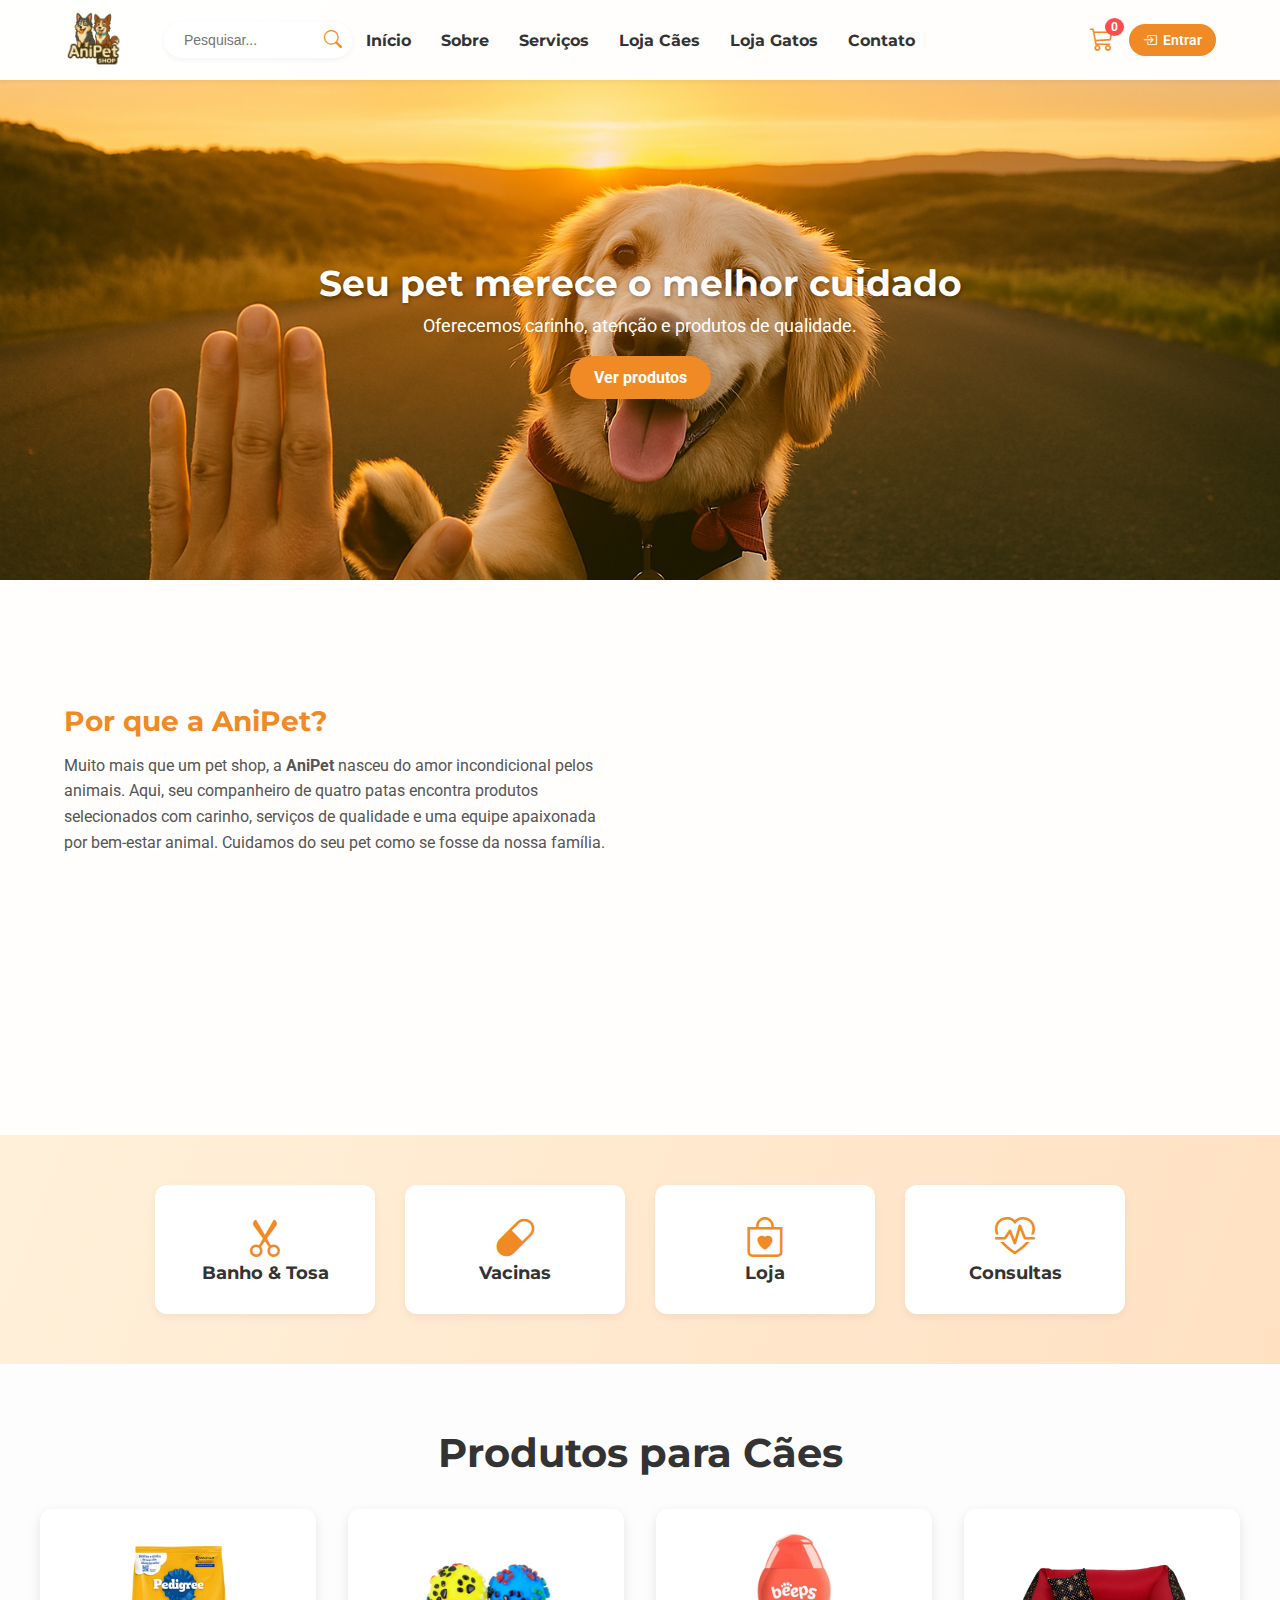
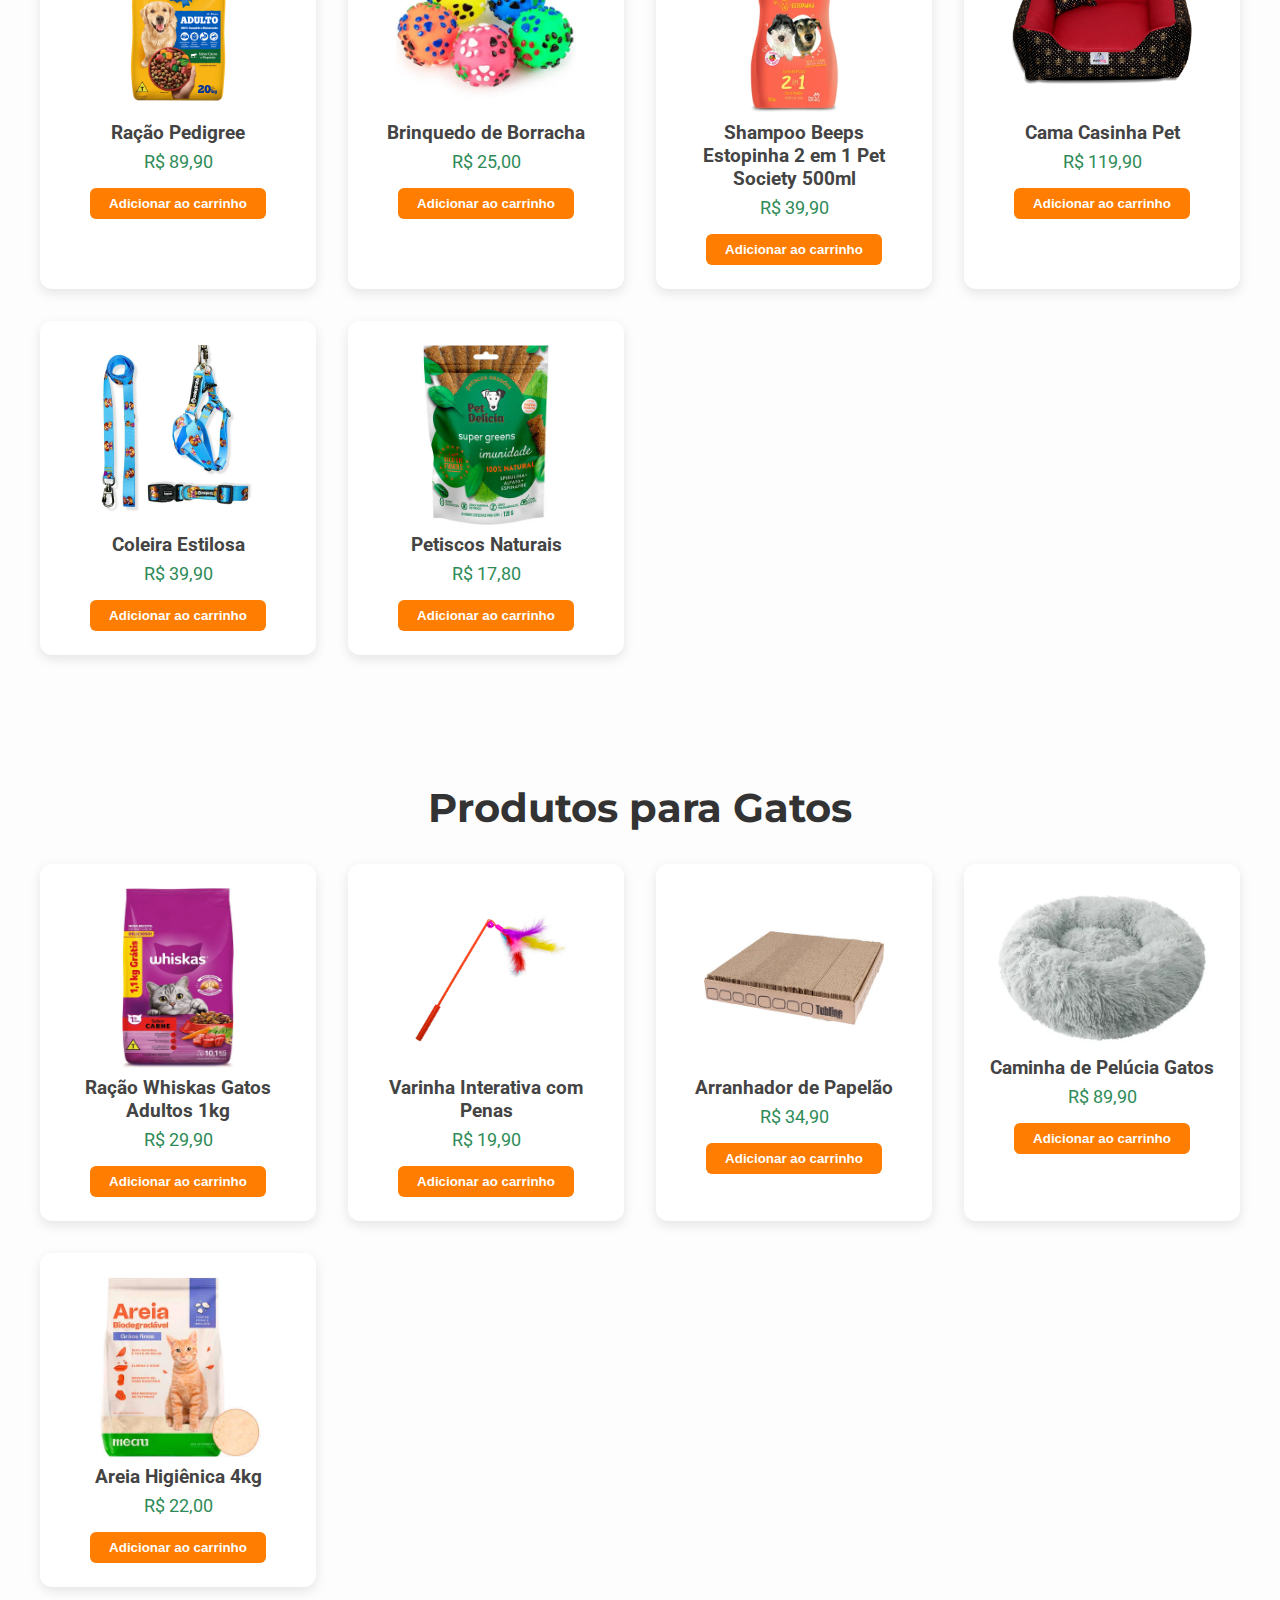
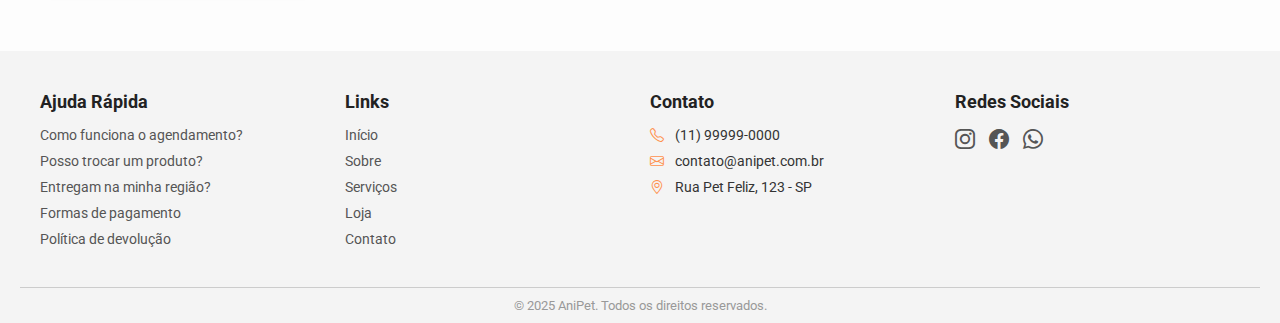
<file: index.html>
<!DOCTYPE html>
<html lang="pt-BR">
  <head>
    <meta charset="UTF-8" />
    <meta name="viewport" content="width=device-width, initial-scale=1.0" />
    <title>AniPet - Pet Shop</title>
    <link rel="stylesheet" href="styles.css" />
    <link
      href="https://fonts.googleapis.com/css2?family=Montserrat:wght@700&family=Roboto:wght@300;400&display=swap"
      rel="stylesheet"
    />
    <link
      rel="stylesheet"
      href="https://cdn.jsdelivr.net/npm/bootstrap-icons@1.10.5/font/bootstrap-icons.css"
    />
  </head>  
  <body>
    <header class="header">
      <div class="container-header">
        <div class="esquerda-header">
          <div class="logo">
            <img src="imagens/anipet.png" alt="Logo AniPet" />
          </div>
          <div class="search-bar">
            <input type="text" placeholder="Pesquisar..." />
            <button><i class="bi bi-search"></i></button>
          </div>
        </div>
    
        <div class="direita-header">
          <div class="carrinho-icone">
            <a href="carrinho.html">
              <i class="bi bi-cart3"></i>
              <span id="contador-carrinho">0</span>
            </a>
          </div>
          <div class="login-btn">
            <a href="login.html">
              <i class="bi bi-box-arrow-in-right"></i> Entrar
            </a>
          </div>
        </div>
      </div>
    
      <div class="menu-toggle" role="button" aria-label="Abrir menu" tabindex="0"
           onclick="document.querySelector('.navbar').classList.toggle('ativo')">
        ☰
      </div>
 
      <nav class="navbar">
        <ul>
          <li><a href="#inicio">Início</a></li>
          <li><a href="#sobre">Sobre</a></li>
          <li><a href="#servicos">Serviços</a></li>
          <li><a href="#loja-caes">Loja Cães</a></li>
          <li><a href="#loja-gatos">Loja Gatos</a></li>
          <li><a href="#contato">Contato</a></li>
        </ul>
      </nav>
    </header>       

    <section class="banner">
      <div class="banner-texto">
        <h1>Seu pet merece o melhor cuidado</h1>
        <p>Oferecemos carinho, atenção e produtos de qualidade.</p>
        <a href="#loja-caes" class="btn-cta">Ver produtos</a>
      </div>
    </section>
    
    <section class="sobre animar" id="sobre">
      <div class="conteudo-sobre">
        <div class="texto-sobre">
          <h2>Por que a AniPet?</h2>
          <p>
            Muito mais que um pet shop, a <strong>AniPet</strong> nasceu do amor incondicional pelos animais.
            Aqui, seu companheiro de quatro patas encontra produtos selecionados com carinho, 
            serviços de qualidade e uma equipe apaixonada por bem-estar animal.
            Cuidamos do seu pet como se fosse da nossa família.
          </p>
    
          <div class="beneficios-sobre">
            <div class="beneficio scroll-anim">
              <i class="bi bi-shield-check"></i>
              <p>Profissionais qualificados</p>
            </div>
            <div class="beneficio scroll-anim">
              <i class="bi bi-truck"></i>
              <p>Entrega rápida e segura</p>
            </div>
            <div class="beneficio scroll-anim">
              <i class="bi bi-emoji-heart-eyes"></i>
              <p>Atendimento com carinho</p>
            </div>
          </div>
        </div>
    
        <div class="imagens-sobre">
          <img src="imagens/photo-1611173622933-91942d394b04.avif" alt="Pet tomando vacina" class="scroll-anim" />
          <img src="imagens/pet2.jpg" alt="Banho e tosa" class="scroll-anim" />
          <img src="imagens/pet4.jpg" alt="Loja de petshop" class="scroll-anim" />
        </div>
      </div>
    </section>    

      </div>
    </section>    
    
    <section class="cards" id="servicos">
      <div class="card">
        <i class="bi bi-scissors"></i>
        <h3>Banho & Tosa</h3>
      </div>
      <div class="card">
        <i class="bi bi-capsule"></i>
        <h3>Vacinas</h3>
      </div>
      <div class="card">
        <i class="bi bi-bag-heart"></i>
        <h3>Loja</h3>
      </div>
      <div class="card">
        <i class="bi bi-heart-pulse"></i>
        <h3>Consultas</h3>
      </div>
    </section>

    <section class="loja" id="loja-caes">
      <h2 class="titulo-secao">Produtos para Cães</h2>
      <div class="produtos-container">
        <div class="produto-card">
          <img src="imagens/produto1.png" alt="Ração Premium">
          <h3>Ração Pedigree</h3>
          <p class="preco">R$ 89,90</p>
          <button class="btn-add-carrinho" 
                  data-nome="Ração Pedigree" 
                  data-preco="89.90" 
                  data-img="imagens/produto1.png">
            Adicionar ao carrinho
          </button>
        </div>
        
        <div class="produto-card">
          <img src="imagens/produto2.png" alt="Brinquedo de Borracha">
          <h3>Brinquedo de Borracha</h3>
          <p class="preco">R$ 25,00</p>
          <button class="btn-add-carrinho" 
                  data-nome="Brinquedo de Borracha" 
                  data-preco="25.00" 
                  data-img="imagens/produto2.png">
            Adicionar ao carrinho
          </button>
        </div>
        
        <div class="produto-card">
          <img src="imagens/produto3.png" alt="Shampoo Pet">
          <h3>Shampoo Beeps Estopinha 2 em 1 Pet Society 500ml</h3>
          <p class="preco">R$ 39,90</p>
          <button class="btn-add-carrinho" 
                  data-nome="Shampoo Beeps" 
                  data-preco="39.90" 
                  data-img="imagens/produto3.png">
            Adicionar ao carrinho
          </button>
        </div>
        
        <div class="produto-card">
          <img src="imagens/produto4.png" alt="Caminha Aconchegante">
          <h3>Cama Casinha Pet</h3>
          <p class="preco">R$ 119,90</p>
          <button class="btn-add-carrinho" 
                  data-nome="Cama Casinha Pet" 
                  data-preco="119.90" 
                  data-img="imagens/produto4.png">
            Adicionar ao carrinho
          </button>
        </div>
        
        <div class="produto-card">
          <img src="imagens/produto5.png" alt="Coleira Estilosa">
          <h3>Coleira Estilosa</h3>
          <p class="preco">R$ 39,90</p>
          <button class="btn-add-carrinho" 
                  data-nome="Coleira Estilosa" 
                  data-preco="39.90" 
                  data-img="imagens/produto5.png">
            Adicionar ao carrinho
          </button>
        </div>
        
        <div class="produto-card">
          <img src="imagens/produto6.png" alt="Petiscos Naturais">
          <h3>Petiscos Naturais</h3>
          <p class="preco">R$ 17,80</p>
          <button class="btn-add-carrinho" 
                  data-nome="Petiscos Naturais" 
                  data-preco="17.80" 
                  data-img="imagens/produto6.png">
            Adicionar ao carrinho
           
              </div>
            </section>
            
            <section class="loja" id="loja-gatos">
              <h2 class="titulo-secao">Produtos para Gatos</h2>
              <div class="produtos-container">
                <div class="produto-card">
                  <img src="imagens/gato1.png" alt="Ração Whiskas Gatos Adultos">
                  <h3>Ração Whiskas Gatos Adultos 1kg</h3>
                  <p class="preco">R$ 29,90</p>
                  <button class="btn-add-carrinho"
                          data-nome="Ração Whiskas Gatos"
                          data-preco="29.90"
                          data-img="imagens/gato1.png">
                    Adicionar ao carrinho
                  </button>
                </div>
            
                <div class="produto-card">
                  <img src="imagens/gato2.png" alt="Varinha interativa com penas">
                  <h3>Varinha Interativa com Penas</h3>
                  <p class="preco">R$ 19,90</p>
                  <button class="btn-add-carrinho"
                          data-nome="Varinha Interativa Gatos"
                          data-preco="19.90"
                          data-img="imagens/gato2.png">
                    Adicionar ao carrinho
                  </button>
                </div>
            
                <div class="produto-card">
                  <img src="imagens/gato3.png" alt="Arranhador de papelão para gatos">
                  <h3>Arranhador de Papelão</h3>
                  <p class="preco">R$ 34,90</p>
                  <button class="btn-add-carrinho"
                          data-nome="Arranhador Gatos"
                          data-preco="34.90"
                          data-img="imagens/gato3.png">
                    Adicionar ao carrinho
                  </button>
                </div>
            
                <div class="produto-card">
                  <img src="imagens/gato4.png" alt="Caminha pelúcia para gatos">
                  <h3>Caminha de Pelúcia Gatos</h3>
                  <p class="preco">R$ 89,90</p>
                  <button class="btn-add-carrinho"
                          data-nome="Caminha Pelúcia Gatos"
                          data-preco="89.90"
                          data-img="imagens/gato4.png">
                    Adicionar ao carrinho
                  </button>
                </div>
            
                <div class="produto-card">
                  <img src="imagens/gato5.png" alt="Areia higiênica para gatos 4kg">
                  <h3>Areia Higiênica 4kg</h3>
                  <p class="preco">R$ 22,00</p>
                  <button class="btn-add-carrinho"
                          data-nome="Areia Gatos"
                          data-preco="22.00"
                          data-img="imagens/gato5.png">
                    Adicionar ao carrinho
                  </button>
                </div>
              </div>
            </section>
            
  </div>
</section>

            
          </button>
        </div>

      </div>
    </section>    

    <footer class="footer">
      <div class="footer-container">
        <div class="footer-col">
          <h4>Ajuda Rápida</h4>
          <ul>
            <li><a href="#">Como funciona o agendamento?</a></li>
            <li><a href="#">Posso trocar um produto?</a></li>
            <li><a href="#">Entregam na minha região?</a></li>
            <li><a href="#">Formas de pagamento</a></li>
            <li><a href="#">Política de devolução</a></li>
          </ul>
        </div>        
        <div class="footer-col">
          <h4>Links</h4>
          <ul>
            <li><a href="#inicio">Início</a></li>
            <li><a href="#sobre">Sobre</a></li>
            <li><a href="#servicos">Serviços</a></li>
            <li><a href="#loja">Loja</a></li>
            <li><a href="#contato">Contato</a></li>
          </ul>
        </div>
        <div class="footer-col">
          <h4>Contato</h4>
          <ul>
            <li><i class="bi bi-telephone"></i> (11) 99999-0000</li>
            <li><i class="bi bi-envelope"></i> contato@anipet.com.br</li>
            <li><i class="bi bi-geo-alt"></i> Rua Pet Feliz, 123 - SP</li>
          </ul>
        </div>
        <div class="footer-col redes">
          <h4>Redes Sociais</h4>
          <a href="#"><i class="bi bi-instagram"></i></a>
          <a href="#"><i class="bi bi-facebook"></i></a>
          <a href="#"><i class="bi bi-whatsapp"></i></a>
        </div>
      </div>
      <div class="footer-copy">
        <p>&copy; 2025 AniPet. Todos os direitos reservados.</p>
      </div>
    </footer>    
    <script src="animations.js"></script>
    <script>
      const loginBtn = document.querySelector('.login-btn');
    
      const nomeUsuario = localStorage.getItem("nomeUsuario");
    
      if (nomeUsuario) {
        loginBtn.innerHTML = `
          <a href="perfil.html">
            <i class="bi bi-person-circle"></i> Perfil
          </a>
        `;
      }
    </script>

    <script src="carrinho.js"></script>

  </body>
</html>
</file>
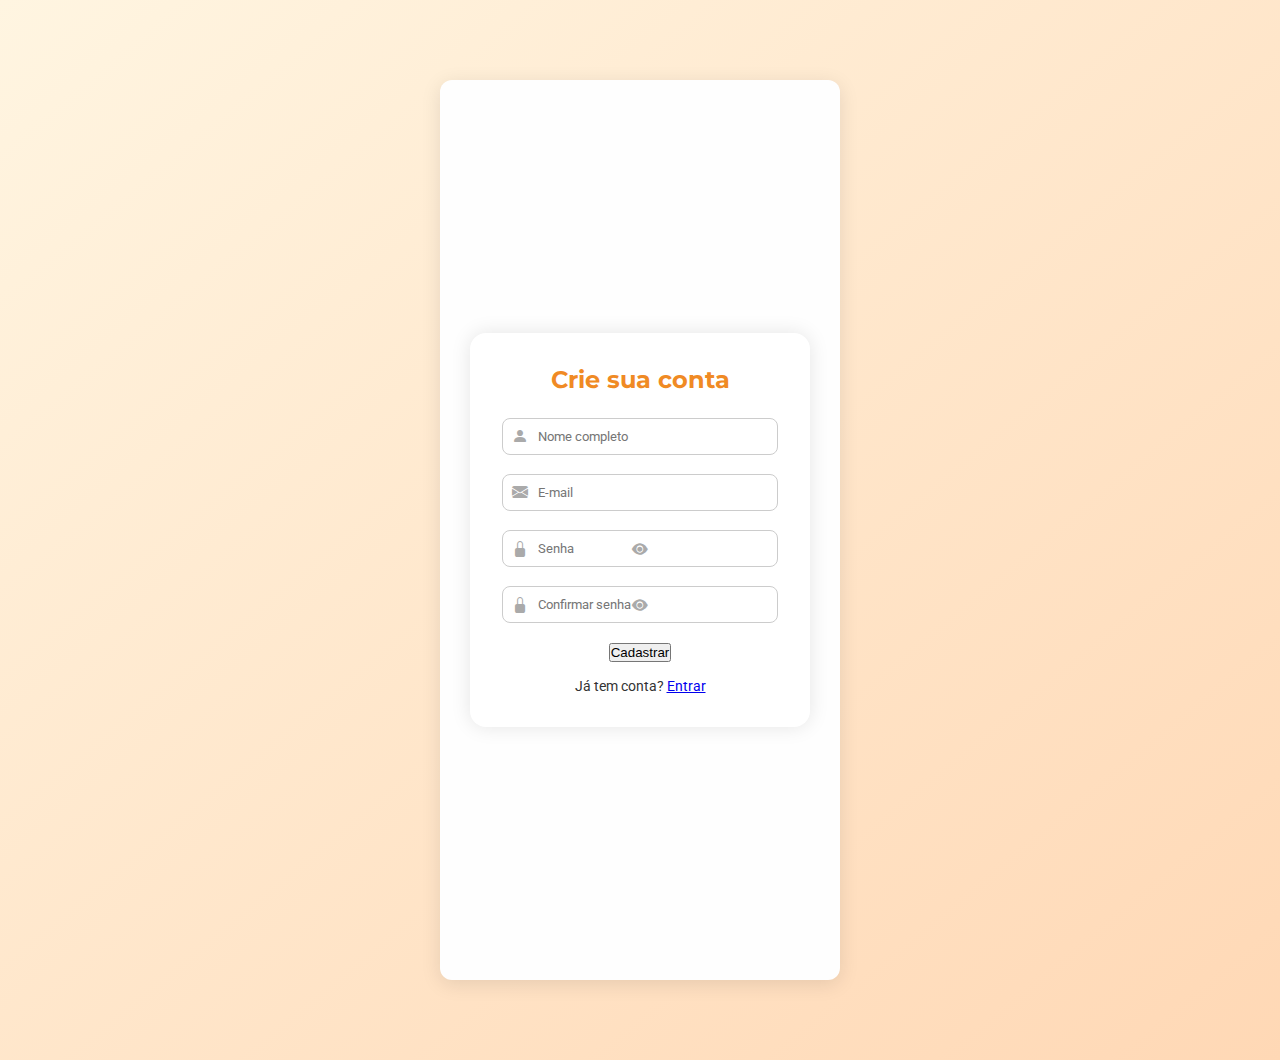
<file: cadastro.html>
<!DOCTYPE html>
<html lang="pt-BR">
  <head>
    <meta charset="UTF-8" />
    <meta name="viewport" content="width=device-width, initial-scale=1.0" />
    <title>Cadastro - AniPet</title>
    <link rel="stylesheet" href="styles.css" />
    <link
      href="https://fonts.googleapis.com/css2?family=Montserrat:wght@700&family=Roboto:wght@300;400&display=swap"
      rel="stylesheet"
    />
    <link
      rel="stylesheet"
      href="https://cdn.jsdelivr.net/npm/bootstrap-icons@1.10.5/font/bootstrap-icons.css"
    />
  </head>
  <body>
    <div class="login-container">
      <div class="login-box">
        <h2>Crie sua conta</h2>
        <form onsubmit="return validarCadastro()">
          <div class="input-group">
            <i class="bi bi-person-fill"></i>
            <input type="text" placeholder="Nome completo" required />
          </div>

          <div class="input-group">
            <i class="bi bi-envelope-fill"></i>
            <input type="email" placeholder="E-mail" required />
          </div>

          <div class="input-group">
            <i class="bi bi-lock-fill"></i>
            <input
              type="password"
              placeholder="Senha"
              id="senhaCadastro"
              required
            />
            <i
              class="bi bi-eye-fill toggle-senha"
              onclick="toggleSenha('senhaCadastro', this)"
            ></i>
          </div>

          <div class="input-group">
            <i class="bi bi-lock-fill"></i>
            <input
              type="password"
              placeholder="Confirmar senha"
              id="confirmarSenha"
              required
            />
            <i
              class="bi bi-eye-fill toggle-senha"
              onclick="toggleSenha('confirmarSenha', this)"
            ></i>
          </div>

          <button type="submit" class="login-btn">Cadastrar</button>

          <p class="cadastro-link">
            Já tem conta? <a href="login.html">Entrar</a>
          </p>
        </form>
      </div>
    </div>

    <script>
      function toggleSenha(idCampo, icone) {
        const campo = document.getElementById(idCampo);
        if (campo.type === "password") {
          campo.type = "text";
          icone.classList.remove("bi-eye-fill");
          icone.classList.add("bi-eye-slash-fill");
        } else {
          campo.type = "password";
          icone.classList.remove("bi-eye-slash-fill");
          icone.classList.add("bi-eye-fill");
        }
      }

      function validarCadastro() {
        const senha = document.getElementById("senhaCadastro").value;
        const confirmar = document.getElementById("confirmarSenha").value;

        if (senha !== confirmar) {
          alert("As senhas não coincidem.");
          return false;
        }

        return true;
      }
    </script>
  </body>
</html>
</file>
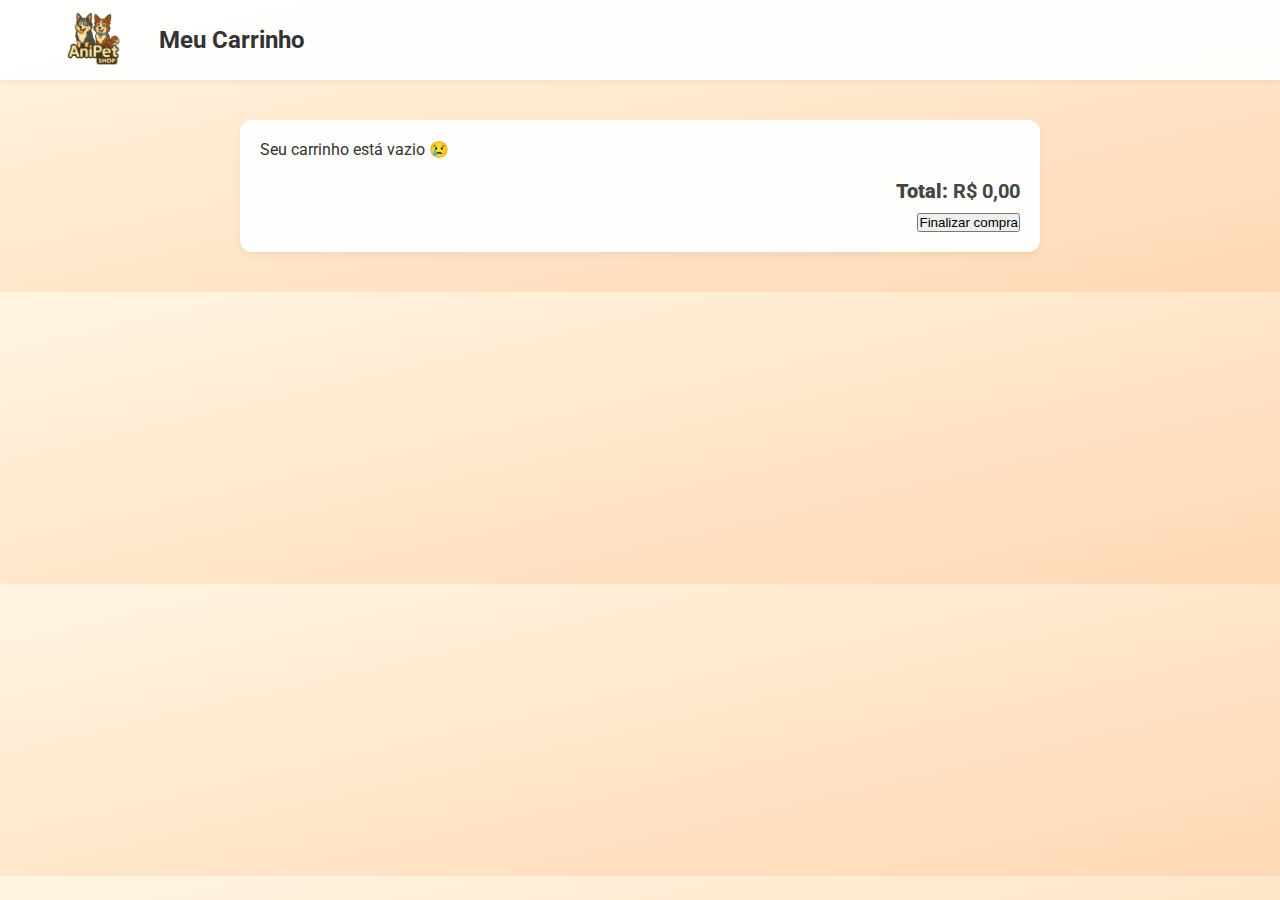
<file: carrinho.html>
<!DOCTYPE html>
<html lang="pt-BR">
  <head>
    <meta charset="UTF-8" />
    <meta name="viewport" content="width=device-width, initial-scale=1.0" />
    <title>Carrinho - AniPet</title>
    <link rel="stylesheet" href="styles.css" />
    <link
      href="https://fonts.googleapis.com/css2?family=Montserrat:wght@700&family=Roboto:wght@300;400&display=swap"
      rel="stylesheet"
    />
    <link
      rel="stylesheet"
      href="https://cdn.jsdelivr.net/npm/bootstrap-icons@1.10.5/font/bootstrap-icons.css"
    />
  </head>
  <body>
    <header class="header">
      <div class="acoes-header">
        <div class="logo">
          <a href="index.html"><img src="imagens/anipet.png" alt="AniPet" /></a>
        </div>
        <h2 style="margin-left: 20px">Meu Carrinho</h2>
      </div>
    </header>

    <main class="carrinho-container">
      <div id="lista-carrinho" class="lista-carrinho"></div>
      <div class="total-carrinho">
        <strong>Total:</strong> <span id="valor-total">R$ 0,00</span>
        <br />
        <button onclick="finalizarCompra()" style="margin-top: 10px">
          Finalizar compra
        </button>
      </div>
    </main>

    <script>
      const carrinho = JSON.parse(localStorage.getItem("carrinho")) || [];
      const lista = document.getElementById("lista-carrinho");
      const totalSpan = document.getElementById("valor-total");

      function formatarPreco(valor) {
        return valor.toLocaleString("pt-BR", {
          style: "currency",
          currency: "BRL",
        });
      }

      function atualizarCarrinho() {
        lista.innerHTML = "";
        let total = 0;

        if (carrinho.length === 0) {
          lista.innerHTML = "<p>Seu carrinho está vazio 😢</p>";
        }

        carrinho.forEach((item, index) => {
          const div = document.createElement("div");
          div.className = "item-carrinho";
          div.innerHTML = `
            <img src="${item.img}" alt="${item.nome}" />
            <div>
              <h4>${item.nome}</h4>
              <p>${formatarPreco(item.preco)}</p>
              <button onclick="removerItem(${index})">Remover</button>
            </div>
          `;
          lista.appendChild(div);
          total += item.preco;
        });

        totalSpan.textContent = formatarPreco(total);
      }

      function removerItem(indice) {
        carrinho.splice(indice, 1);
        localStorage.setItem("carrinho", JSON.stringify(carrinho));
        atualizarCarrinho();
      }

      function finalizarCompra() {
        alert(
          "Compra finalizada com sucesso! Obrigado por comprar na AniPet 🧡"
        );
        localStorage.removeItem("carrinho");
        atualizarCarrinho();
      }

      atualizarCarrinho();
    </script>
  </body>
</html>
</file>
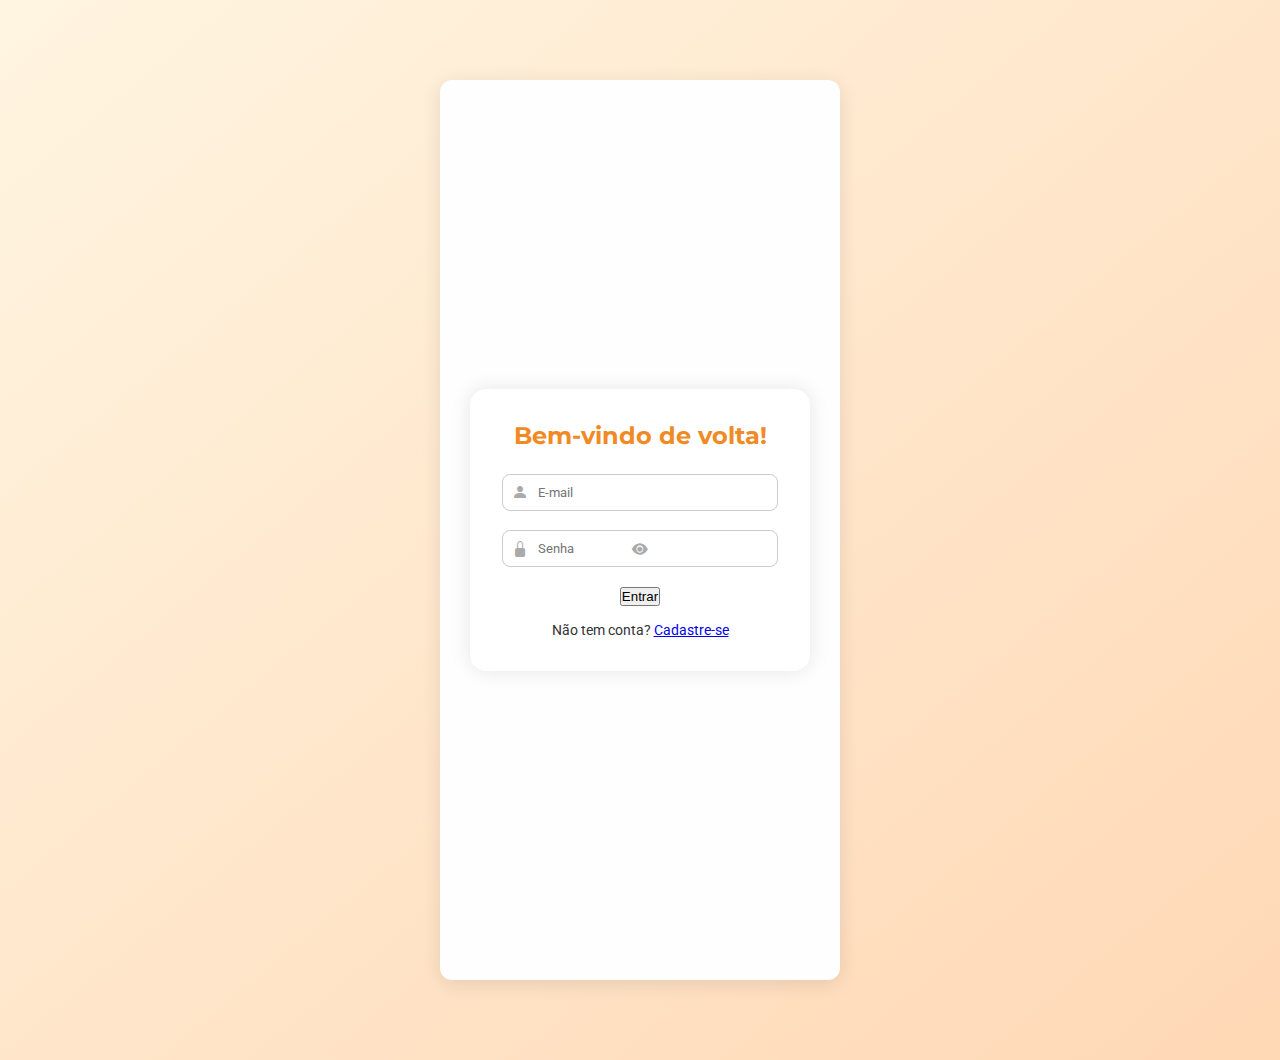
<file: login.html>
<!DOCTYPE html>
<html lang="pt-BR">
  <head>
    <meta charset="UTF-8" />
    <meta name="viewport" content="width=device-width, initial-scale=1.0" />
    <title>Login - AniPet</title>
    <link rel="stylesheet" href="styles.css" />
    <link
      href="https://fonts.googleapis.com/css2?family=Montserrat:wght@700&family=Roboto:wght@300;400&display=swap"
      rel="stylesheet"
    />
    <link
      rel="stylesheet"
      href="https://cdn.jsdelivr.net/npm/bootstrap-icons@1.10.5/font/bootstrap-icons.css"
    />
  </head>
  <body>
    <div class="login-container">
      <div class="login-box">
        <h2>Bem-vindo de volta!</h2>
        <form>
          <div class="input-group">
            <i class="bi bi-person-fill"></i>
            <input type="email" placeholder="E-mail" required />
          </div>
          <div class="input-group">
            <i class="bi bi-lock-fill"></i>
            <input type="password" placeholder="Senha" id="senha" required />
            <i class="bi bi-eye-fill toggle-senha" onclick="toggleSenha()"></i>
          </div>
          <button type="submit" class="login-btn">Entrar</button>
          <p class="cadastro-link">Não tem conta? <a href="cadastro.html">Cadastre-se</a></p>
            
          </p>
        </form>
      </div>
    </div>

    <script>
      function toggleSenha() {
        const senha = document.getElementById("senha");
        senha.type = senha.type === "password" ? "text" : "password";
      }
    </script>
  </body>
</html>
</file>
<file: styles.css>
* {
  margin: 0;
  padding: 0;
  box-sizing: border-box;
}

body {
  font-family: "Roboto", sans-serif;
  background: linear-gradient(to bottom right, #fff5e1, #ffd8b5);
  color: #333;
  scroll-behavior: smooth;
}

.header {
  display: flex;
  align-items: center;
  justify-content: space-between;
  padding: 10px 5%;
  background-color: #ffffffee;
  box-shadow: 0 2px 5px rgba(0, 0, 0, 0.05);
  position: sticky;
  top: 0;
  z-index: 1000;
  position: relative;
}

.acoes-header {
  display: flex;
  align-items: center;
  gap: 15px;
}

.logo img {
  height: 60px;
  width: auto;
  display: block;
}
.login-btn a {
  display: flex;
  align-items: center;
  gap: 6px;
  background-color: #f08a24;
  color: white;
  padding: 8px 14px;
  border-radius: 20px;
  font-size: 14px;
  text-decoration: none;
  font-weight: 600;
  transition: background-color 0.3s, box-shadow 0.3s;
}

.login-btn a:hover {
  background-color: #d9761e;
  box-shadow: 0 2px 8px rgba(0, 0, 0, 0.1);
}
.search-bar {
  display: flex;
  align-items: center;
  margin-left: 20px;
  background: #fff;
  border-radius: 20px;
  padding: 5px 10px;
  box-shadow: 0 2px 6px rgba(0, 0, 0, 0.05);
}

.search-bar input {
  border: none;
  outline: none;
  padding: 5px 10px;
  font-size: 14px;
  border-radius: 20px;
  width: 150px;
}

.search-bar button {
  background: none;
  border: none;
  color: #f08a24;
  font-size: 18px;
  cursor: pointer;
}

.navbar {
  position: absolute;
  left: 50%;
  transform: translateX(-50%);
}

.navbar ul {
  display: flex;
  list-style: none;
  gap: 30px;
}

.navbar ul li a {
  text-decoration: none;
  color: #333;
  font-family: "Montserrat", sans-serif;
  font-weight: 700;
  font-size: 16px;
  transition: color 0.3s;
}

.navbar ul li a:hover {
  color: #f08a24;
}

.banner {
  background: url("imagens/golden.png") no-repeat center/cover;
  min-height: 500px;
  display: flex;
  align-items: center;
  justify-content: center;
  text-align: center;
}

.banner-texto {
  display: flex;
  flex-direction: column;
  align-items: center;
  justify-content: center;
  height: 100%;
  width: 100%;
  padding: 0 1rem;
}
.btn-cta {
  background-color: #f08a24;
  color: white;
  padding: 12px 24px;
  border-radius: 25px;
  font-weight: bold;
  text-decoration: none;
  font-size: 16px;
  margin-top: 20px;
  display: inline-block;
  transition: background-color 0.3s, transform 0.2s;
}

.banner-texto h1 {
  font-family: "Montserrat", sans-serif;
  font-size: 36px;
  color: #fff;
  text-shadow: 1px 1px 4px #00000066;
}

.banner-texto p {
  font-size: 18px;
  color: #fff;
  margin-top: 10px;
}

.cards {
  display: flex;
  justify-content: center;
  gap: 30px;
  padding: 50px 5%;
  flex-wrap: wrap;
}

.card {
  background: #fff;
  border-radius: 12px;
  box-shadow: 0 4px 10px rgba(0, 0, 0, 0.05);
  padding: 30px;
  text-align: center;
  width: 220px;
  transition: transform 0.3s, box-shadow 0.3s;
}

.card:hover {
  transform: translateY(-5px);
  box-shadow: 0 8px 18px rgba(0, 0, 0, 0.1);
}

.card i {
  font-size: 40px;
  color: #f08a24;
  margin-bottom: 15px;
}

.card h3 {
  font-family: "Montserrat", sans-serif;
  font-size: 18px;
  color: #333;
}

.footer {
  background-color: #f4f4f4;
  color: #333;
  padding: 40px 20px 10px;
  font-family: "Roboto", sans-serif;
}

.footer-container {
  display: flex;
  flex-wrap: wrap;
  justify-content: space-between;
  max-width: 1200px;
  margin: 0 auto;
  gap: 20px;
}

.footer-col {
  flex: 1 1 200px;
}

.footer-col h4 {
  margin-bottom: 15px;
  font-size: 18px;
  color: #222;
}

.footer-col ul {
  list-style: none;
  padding: 0;
}

.footer-col ul li {
  margin-bottom: 10px;
  font-size: 14px;
}

.footer-col ul li i {
  margin-right: 8px;
  color: #ff914d;
}

.footer-col a {
  text-decoration: none;
  color: #555;
  transition: color 0.3s ease;
}

.footer-col a:hover {
  color: #ff914d;
}

.footer-col.redes a {
  font-size: 20px;
  margin-right: 10px;
  color: #555;
}

.footer-col.redes a:hover {
  color: #ff914d;
}

.footer-copy {
  text-align: center;
  font-size: 13px;
  margin-top: 30px;
  border-top: 1px solid #ccc;
  padding-top: 10px;
  color: #999;
}

.animar {
  opacity: 0;
  transform: translateY(30px);
  transition: all 0.6s ease-in-out;
}

.animate {
  opacity: 1;
  transform: translateY(0);
}

@media (max-width: 768px) {
  .header {
    flex-direction: column;
    align-items: center;
  }

  .container-header {
    flex-direction: column;
    align-items: center;
    gap: 16px; /* adiciona espaçamento entre logo, barra de busca e ícones */
  }

  .logo img {
    height: 50px; /* ajuste conforme preferir */
  }

  .navbar {
    position: static;
    transform: none;
    margin-top: 10px;
  }

  .navbar ul {
    flex-direction: column;
    gap: 15px;
  }

  .banner {
    height: 500px;
  }

  .banner-texto h1 {
    font-size: 28px;
  }

  .banner-texto p {
    font-size: 16px;
    color: #fff;
    margin-top: 10px;
  }

  .btn-cta:hover {
    background-color: #d9761e;
    transform: scale(1.05);
  }

  .cards {
    padding: 30px 5%;
  }

  .card {
    width: 90%;
  }
}
.login-container {
  max-width: 400px;
  margin: 80px auto;
  background: #fff;
  padding: 40px 30px;
  border-radius: 12px;
  box-shadow: 0 4px 20px rgba(0, 0, 0, 0.1);
  text-align: center;
}

.login-container h2 {
  font-family: "Montserrat", sans-serif;
  color: #f08a24;
  margin-bottom: 20px;
}

.login-form input {
  width: 100%;
  padding: 12px;
  margin-bottom: 15px;
  border: 1px solid #ddd;
  border-radius: 8px;
  font-size: 14px;
}

.login-form button {
  width: 100%;
  padding: 12px;
  background-color: #f08a24;
  color: white;
  border: none;
  border-radius: 8px;
  font-size: 16px;
  cursor: pointer;
  font-weight: bold;
}

.login-form button:hover {
  background-color: #d9761e;
}

.login-link {
  margin-top: 15px;
  font-size: 14px;
}
.sobre {
  padding: 60px 5%;
  background-color: #fffefc;
}

.conteudo-sobre {
  display: flex;
  align-items: center;
  justify-content: space-between;
  flex-wrap: wrap;
  gap: 40px;
}

.texto-sobre {
  flex: 1 1 400px;
}

.texto-sobre h2 {
  font-family: "Montserrat", sans-serif;
  font-size: 28px;
  color: #f08a24;
  margin-bottom: 15px;
}

.texto-sobre p {
  font-size: 16px;
  color: #555;
  line-height: 1.6;
}

.imagens-sobre {
  flex: 1 1 400px;
  display: flex;
  gap: 20px;
  justify-content: center;
  flex-wrap: wrap;
}

.imagens-sobre img {
  width: 100%;
  max-width: 180px;
  border-radius: 12px;
  box-shadow: 0 4px 10px rgba(0, 0, 0, 0.1);
}

@keyframes fadeZoom {
  0% {
    opacity: 0;
    transform: scale(0.95);
  }
  100% {
    opacity: 1;
    transform: scale(1);
  }
}
.scroll-anim {
  opacity: 0;
  transform: scale(0.95);
  transition: opacity 0.6s ease, transform 0.6s ease;
}

.scroll-anim.active {
  animation: fadeZoom 0.8s ease forwards;
}
.loja {
  padding: 4rem 2rem;
  background-color: #fdfdfd;
  text-align: center;
}

.titulo-secao {
  font-size: 2.5rem;
  font-family: "Montserrat", sans-serif;
  color: #333;
  margin-bottom: 2rem;
}

.produtos-container {
  display: grid;
  grid-template-columns: repeat(auto-fit, minmax(220px, 1fr));
  gap: 2rem;
  max-width: 1200px;
  margin: 0 auto;
}

.produto-card {
  background-color: white;
  border-radius: 12px;
  box-shadow: 0 4px 12px rgba(0, 0, 0, 0.1);
  padding: 1.5rem;
  transition: transform 0.2s ease, box-shadow 0.3s ease;
}

.produto-card img {
  width: 100%;
  max-height: 160px;
  object-fit: contain;
  margin-bottom: 1rem;
}

.produto-card h3 {
  font-size: 1.2rem;
  margin: 0.5rem 0;
  color: #444;
}

.preco {
  font-size: 1.1rem;
  color: #2e8b57;
  margin-bottom: 1rem;
}

.produto-card button {
  padding: 0.5rem 1.2rem;
  background-color: #ff7d00;
  color: white;
  border: none;
  border-radius: 6px;
  font-weight: bold;
  cursor: pointer;
  transition: background-color 0.2s;
}

.produto-card button:hover {
  background-color: #e56e00;
}

.produto-card:hover {
  transform: translateY(-5px);
  box-shadow: 0 6px 18px rgba(0, 0, 0, 0.15);
}
.produto-card img {
  width: 100%;
  height: auto;
  max-height: 180px;
  object-fit: contain;
  display: block;
  margin: 0 auto;
}

@media (max-width: 480px) {
  .produto-card {
    padding: 1rem;
  }

  .produto-card h3 {
    font-size: 1rem;
  }

  .produto-card button {
    padding: 0.4rem 1rem;
    font-size: 0.9rem;
  }

  .banner-texto h1 {
    font-size: 24px;
  }

  .banner-texto p {
    font-size: 14px;
  }

  .search-bar input {
    width: 100px;
  }
}

@media (max-width: 1024px) {
  .produtos-container {
    grid-template-columns: repeat(auto-fit, minmax(180px, 1fr));
  }

  .navbar ul {
    gap: 20px;
  }

  .header {
    flex-direction: column;
  }

  .logo-e-pesquisa {
    flex-direction: column;
    gap: 10px;
  }
}

@media (min-width: 1440px) {
  .produto-card {
    max-width: 250px;
    margin: 0 auto;
  }

  .produtos-container {
    gap: 2.5rem;
  }

  .banner {
    height: 500px;
  }

  .banner-texto h1 {
    font-size: 48px;
  }
}
.menu-toggle {
  display: none;
  font-size: 28px;
  cursor: pointer;
  color: #f08a24;
  margin-left: 10px;
}

@media (max-width: 768px) {
  .menu-toggle {
    display: block;
  }

  .navbar {
    display: none;
    flex-direction: column;
    background: #fff;
    position: absolute;
    top: 100%;
    left: 0;
    width: 100%;
    box-shadow: 0 4px 12px rgba(0, 0, 0, 0.1);
    padding: 10px 0;
    z-index: 1000;
  }

  .navbar.ativo {
    display: flex;
  }

  .navbar ul {
    flex-direction: column;
    gap: 10px;
    align-items: center;
  }

  .navbar ul li a {
    font-size: 16px;
    padding: 10px 0;
  }
}
.login-container {
  display: flex;
  justify-content: center;
  align-items: center;
  height: 100vh;
  background-color: #fefefe;
}

.login-box {
  background: #fff;
  padding: 2rem;
  border-radius: 1rem;
  box-shadow: 0 0 20px rgba(0, 0, 0, 0.1);
  width: 100%;
  max-width: 400px;
  text-align: center;
}

.login-box h2 {
  margin-bottom: 1.5rem;
  font-family: "Montserrat", sans-serif;
}

.input-group {
  position: relative;
  margin-bottom: 1.2rem;
}

.input-group i {
  position: absolute;
  top: 50%;
  left: 10px;
  transform: translateY(-50%);
  color: #aaa;
}

.input-group input {
  width: 100%;
  padding: 10px 10px 10px 35px;
  border: 1px solid #ccc;
  border-radius: 8px;
  font-family: "Roboto", sans-serif;
}

.toggle-senha {
  position: absolute;
  top: 50%;
  right: 10px;
  transform: translateY(-50%);
  cursor: pointer;
  color: #999;
}

.login-btn a {
  display: flex;
  align-items: center;
  gap: 6px;
  background-color: #f08a24;
  color: white;
  padding: 8px 14px;
  border-radius: 20px;
  font-size: 14px;
  text-decoration: none;
  font-weight: 600;
  transition: background-color 0.3s, box-shadow 0.3s;
}

.login-btn:hover {
  background-color: #e06a0e;
}

.cadastro-link {
  margin-top: 1rem;
  font-size: 0.9rem;
}
.carrinho-icone {
  position: relative;
  margin-left: 20px;
}

.carrinho-icone i {
  font-size: 24px;
  color: #f08a24;
}

#contador-carrinho {
  position: absolute;
  top: -8px;
  right: -10px;
  background: #ff4d4d;
  color: white;
  font-size: 12px;
  padding: 2px 6px;
  border-radius: 50%;
  font-weight: bold;
}
.carrinho-container {
  max-width: 800px;
  margin: 40px auto;
  padding: 20px;
  background: #fffefc;
  border-radius: 12px;
  box-shadow: 0 4px 12px rgba(0, 0, 0, 0.05);
}

.lista-carrinho {
  display: flex;
  flex-direction: column;
  gap: 20px;
}

.item-carrinho {
  display: flex;
  align-items: center;
  gap: 20px;
  padding: 10px;
  border-bottom: 1px solid #eee;
}

.item-carrinho img {
  width: 80px;
  height: 80px;
  object-fit: contain;
  border-radius: 8px;
}

.item-carrinho h4 {
  margin: 0 0 5px;
}

.item-carrinho p {
  margin: 0 0 10px;
  color: #2e8b57;
  font-weight: bold;
}

.item-carrinho button {
  background: #ff4d4d;
  color: #fff;
  padding: 6px 12px;
  border: none;
  border-radius: 6px;
  cursor: pointer;
}

.item-carrinho button:hover {
  background: #cc0000;
}

.total-carrinho {
  margin-top: 20px;
  font-size: 18px;
  text-align: right;
  font-weight: bold;
}
.carrinho-container {
  max-width: 800px;
  margin: 40px auto;
  padding: 20px;
  background-color: #fffefc;
  border-radius: 12px;
  box-shadow: 0 4px 10px rgba(0, 0, 0, 0.05);
}

.lista-carrinho {
  display: flex;
  flex-direction: column;
  gap: 20px;
}

.item-carrinho {
  display: flex;
  align-items: center;
  background: #fff;
  padding: 15px;
  border-radius: 12px;
  box-shadow: 0 2px 8px rgba(0, 0, 0, 0.05);
}

.item-carrinho img {
  width: 80px;
  height: 80px;
  object-fit: contain;
  margin-right: 20px;
  border-radius: 8px;
}

.item-carrinho h4 {
  margin: 0;
  font-size: 18px;
  font-weight: bold;
}

.item-carrinho p {
  margin: 6px 0;
  color: #555;
}

.item-carrinho button {
  margin-top: 8px;
  padding: 6px 12px;
  background-color: #f08a24;
  color: white;
  border: none;
  border-radius: 6px;
  cursor: pointer;
  transition: background 0.2s ease;
}

.item-carrinho button:hover {
  background-color: #d9761e;
}

.total-carrinho {
  text-align: right;
  margin-top: 20px;
  font-size: 20px;
  font-weight: bold;
  color: #444;
}

.container-header {
  display: flex;
  justify-content: space-between;
  align-items: center;
  flex-wrap: wrap;
  width: 100%;
}

.esquerda-header {
  display: flex;
  align-items: center;
  gap: 20px;
}

.direita-header {
  display: flex;
  align-items: center;
  gap: 15px;
}
.beneficios-sobre {
  display: flex;
  gap: 20px;
  margin-top: 30px;
  flex-wrap: wrap;
}

.beneficio {
  display: flex;
  flex-direction: column;
  align-items: center;
  text-align: center;
  background: #fff8ef;
  padding: 15px;
  border-radius: 12px;
  width: 160px;
  box-shadow: 0 4px 12px rgba(0, 0, 0, 0.05);
  transition: transform 0.3s ease;
}

.beneficio:hover {
  transform: translateY(-5px);
}

.beneficio i {
  font-size: 30px;
  color: #f08a24;
  margin-bottom: 10px;
}
</file>
